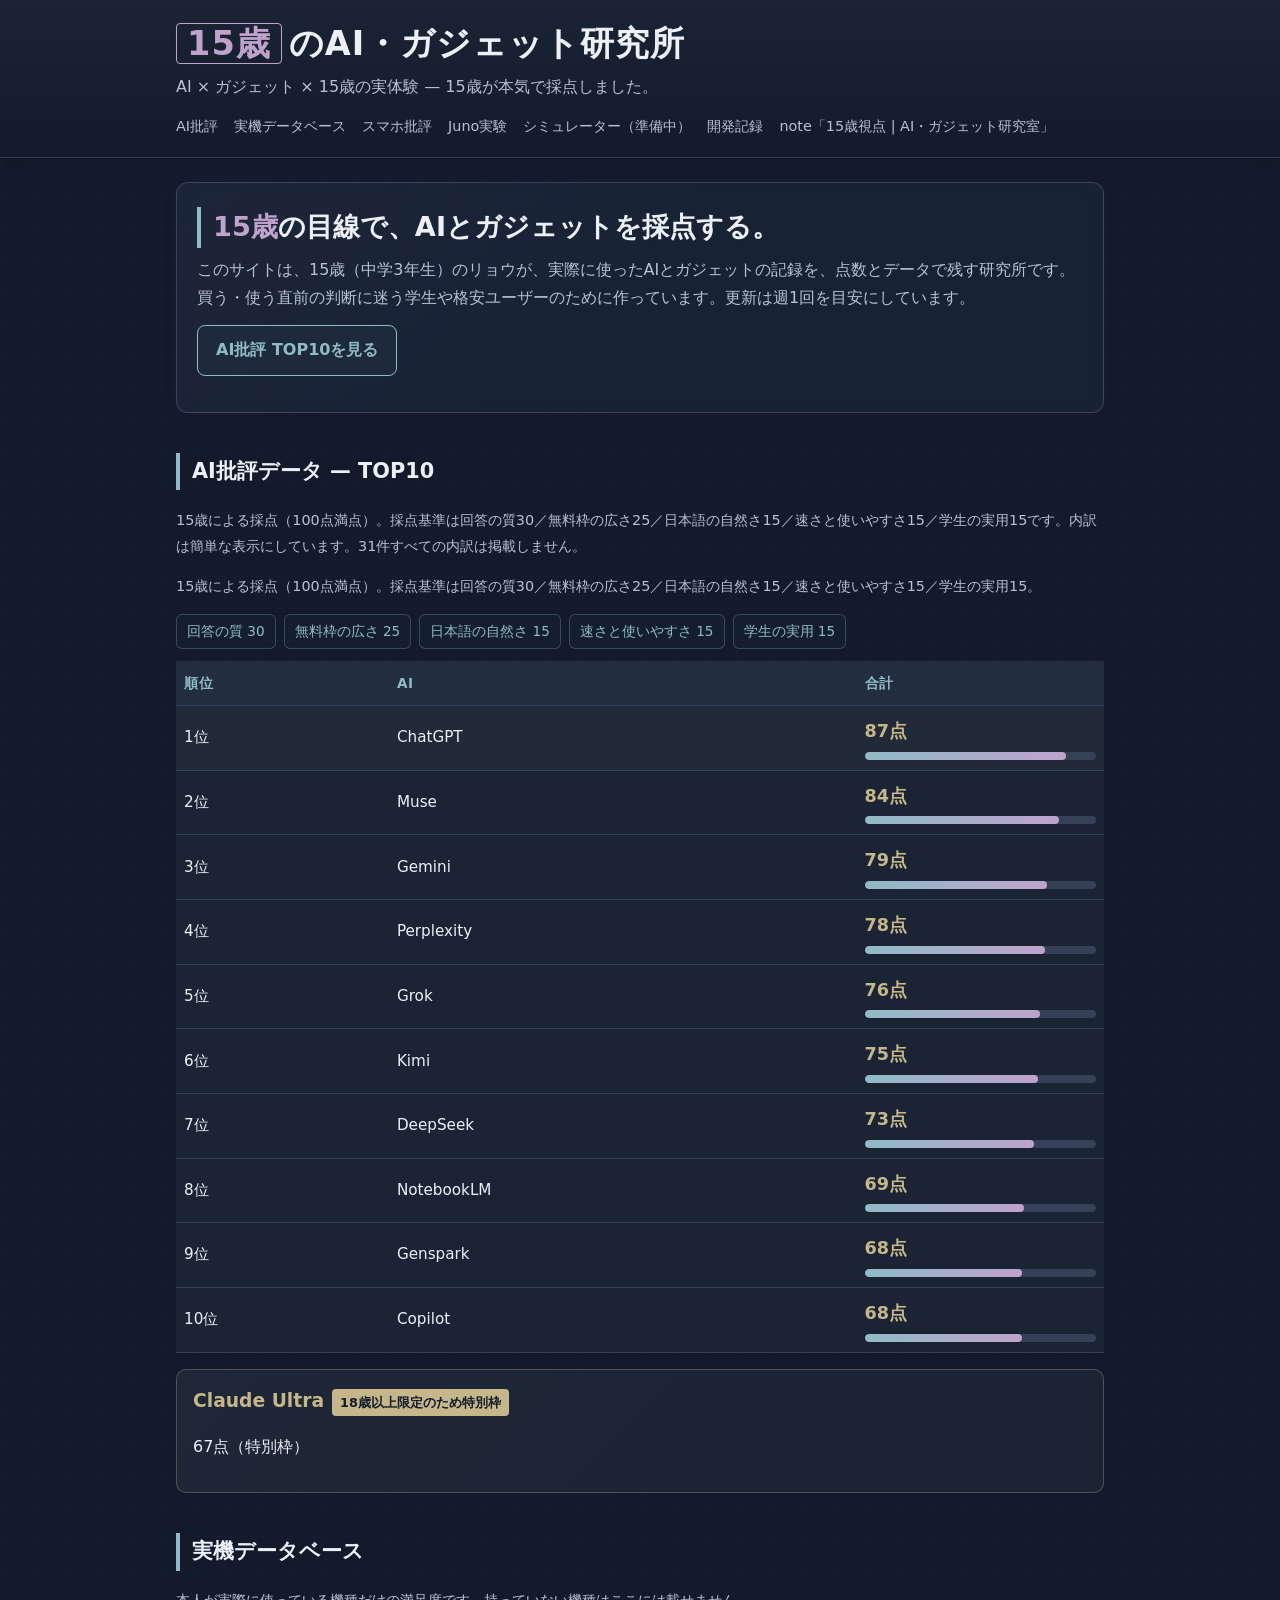
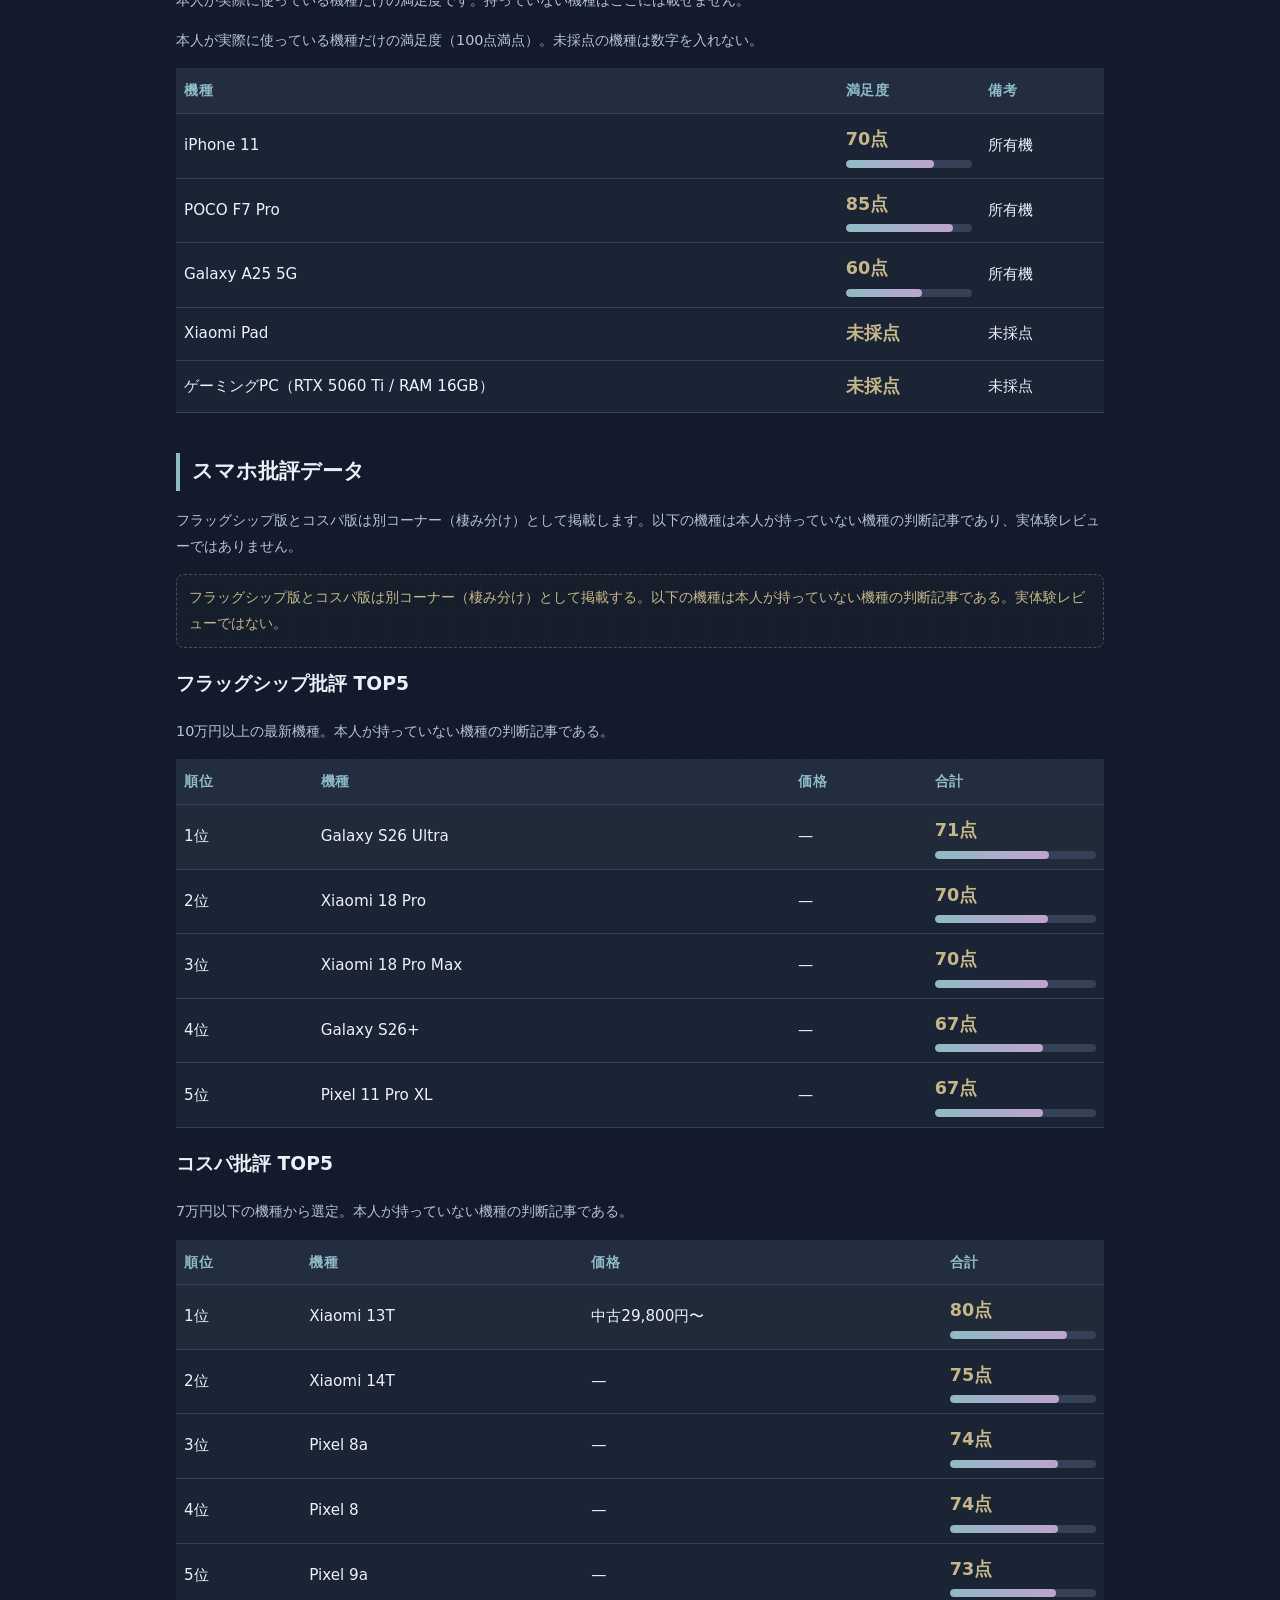
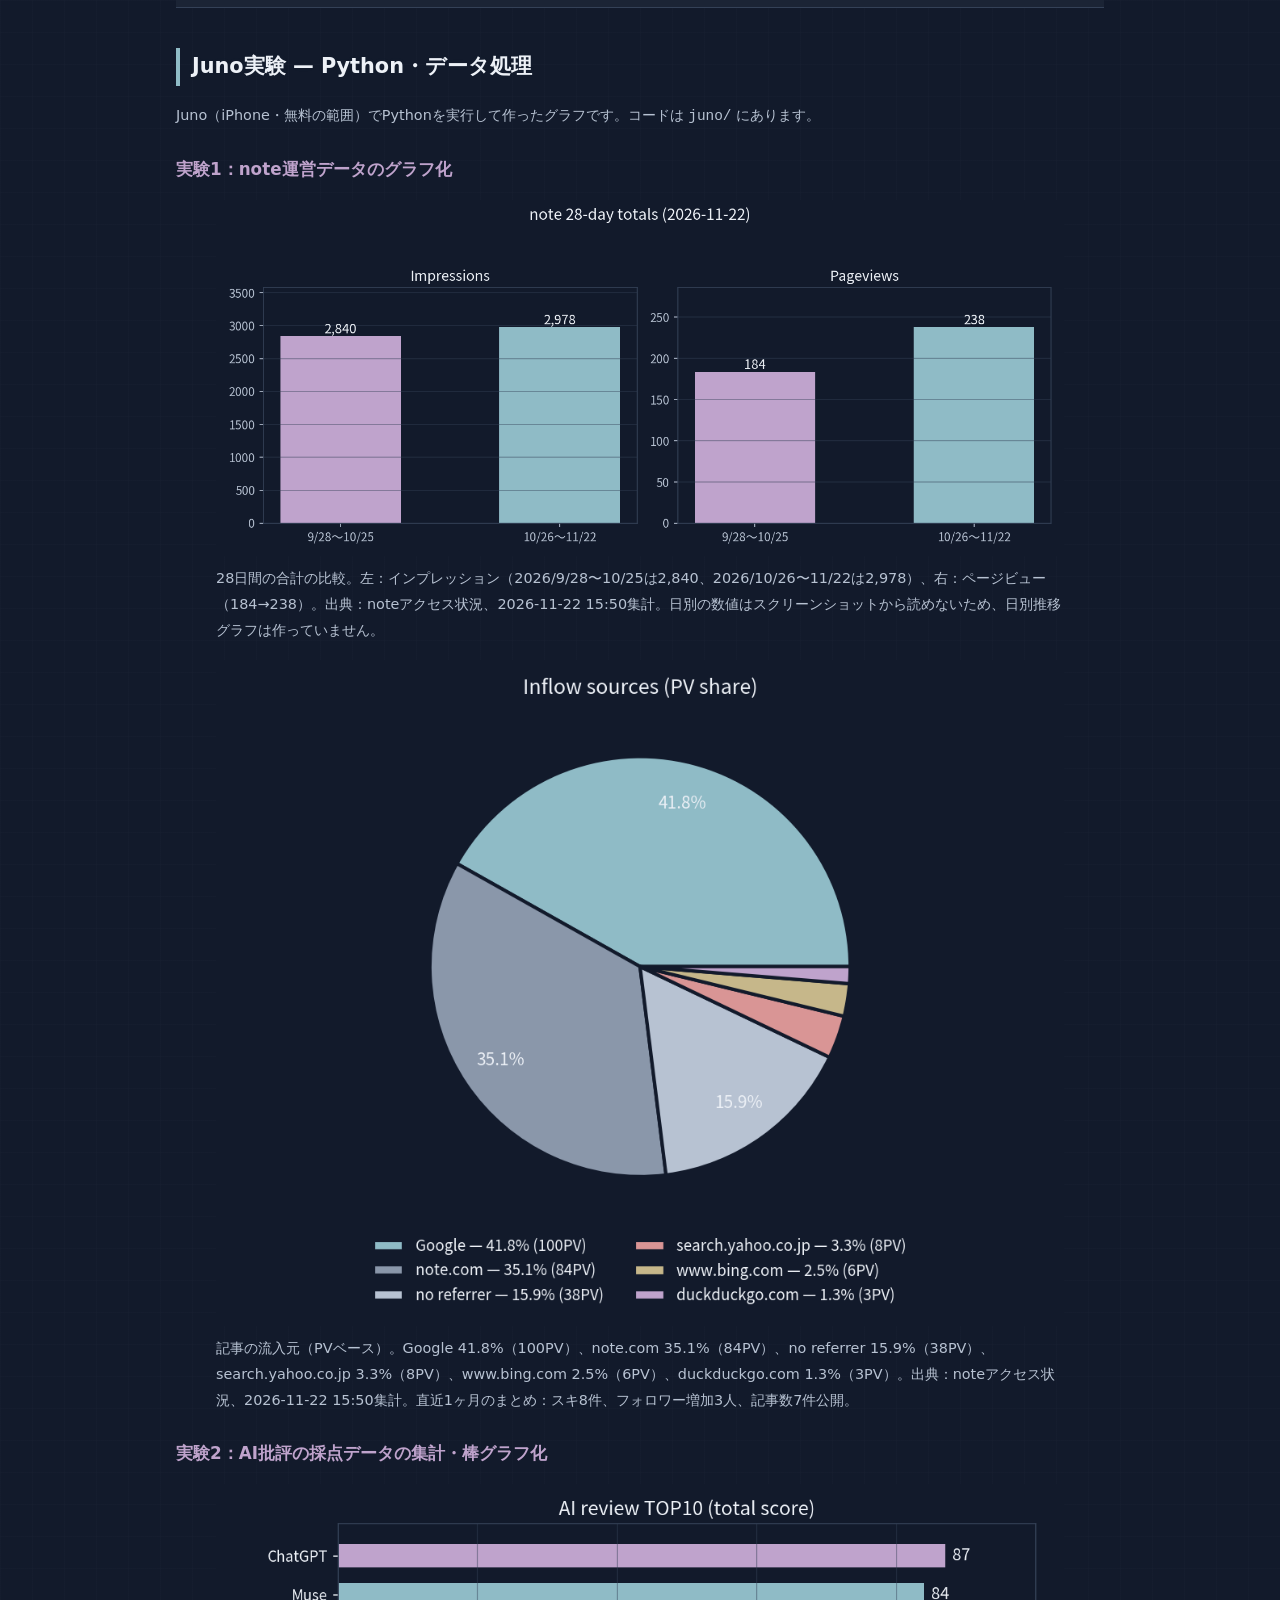
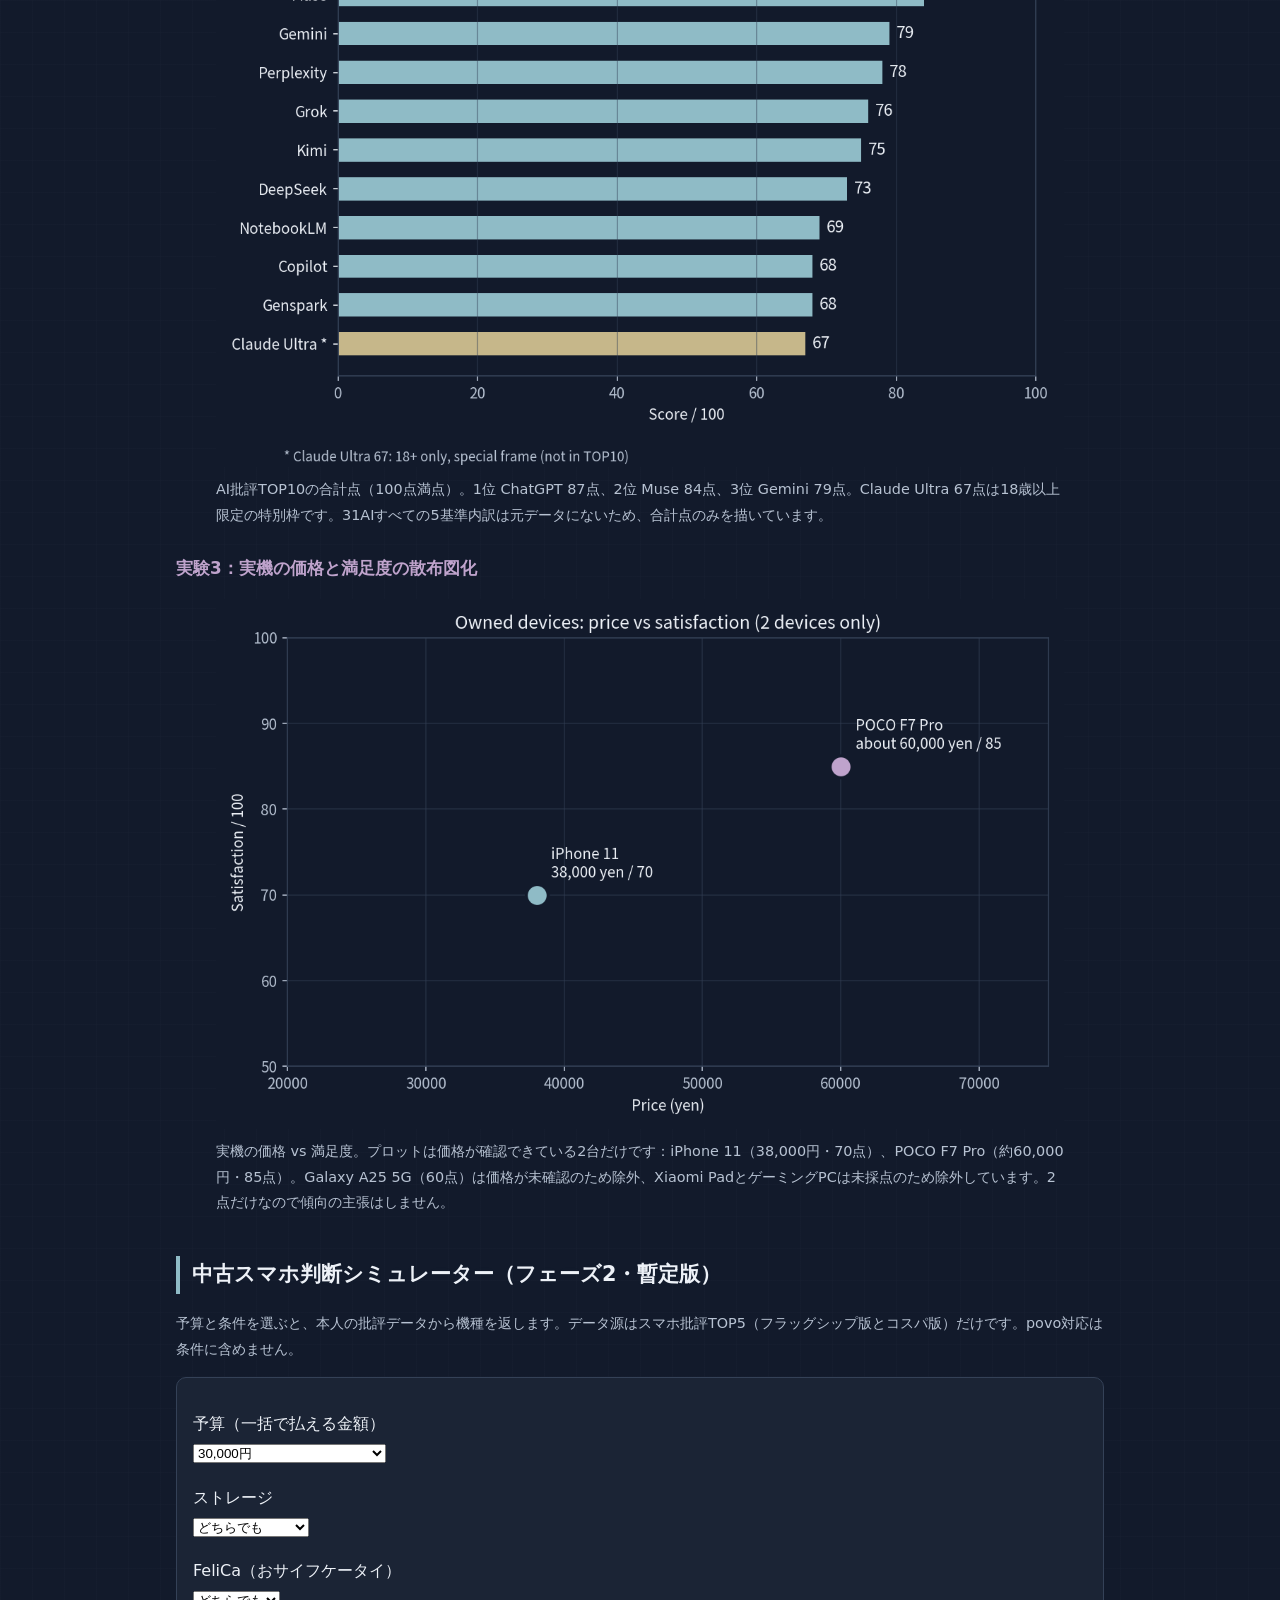
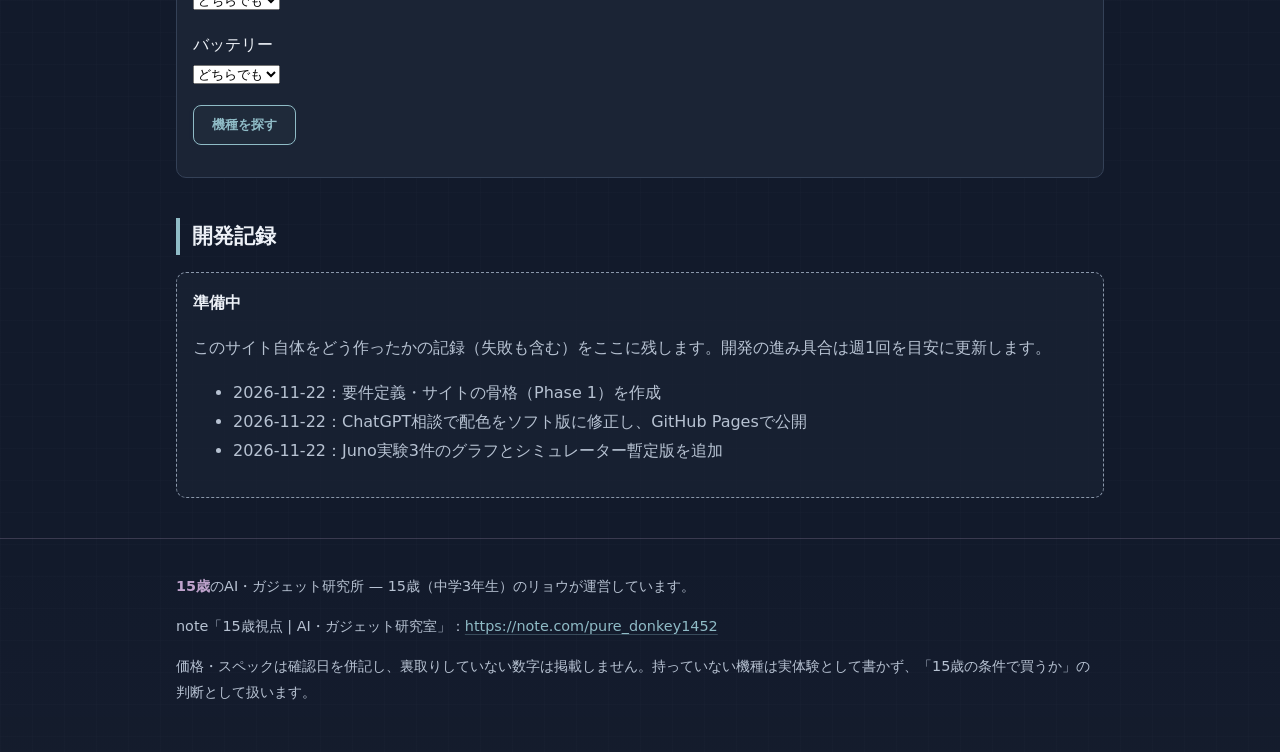
<file: index.html>
<!DOCTYPE html>
<html lang="ja">
<head>
<meta charset="utf-8">
<meta name="viewport" content="width=device-width, initial-scale=1">
<title>15歳のAI・ガジェット研究所</title>
<meta name="description" content="15歳（中学3年生）が、実際に使ったAIとガジェットの記録を点数とデータで残すWebサイト。AI批評TOP10、実機データベース、スマホ批評を掲載。">
<link rel="stylesheet" href="css/style.css">
</head>
<body>
<header class="site-header">
  <div class="wrap">
    <h1><span class="age">15歳</span>のAI・ガジェット研究所</h1>
    <p>AI × ガジェット × 15歳の実体験 — 15歳が本気で採点しました。</p>
    <nav class="site-nav" aria-label="サイト内リンク">
      <a href="#ai">AI批評</a>
      <a href="#devices">実機データベース</a>
      <a href="#phones">スマホ批評</a>
      <a href="#juno">Juno実験</a>
      <a href="#simulator">シミュレーター（準備中）</a>
      <a href="#log">開発記録</a>
      <a href="https://note.com/pure_donkey1452" target="_blank" rel="noopener">note「15歳視点 | AI・ガジェット研究室」</a>
    </nav>
  </div>
</header>

<main class="wrap">
  <section class="hero" aria-label="紹介">
    <h2><span class="age">15歳</span>の目線で、AIとガジェットを採点する。</h2>
    <p>このサイトは、15歳（中学3年生）のリョウが、実際に使ったAIとガジェットの記録を、点数とデータで残す研究所です。買う・使う直前の判断に迷う学生や格安ユーザーのために作っています。更新は週1回を目安にしています。</p>
    <p><a class="btn" href="#ai">AI批評 TOP10を見る</a></p>
  </section>

  <section id="ai" aria-label="AI批評">
    <h2>AI批評データ — TOP10</h2>
    <p class="note">15歳による採点（100点満点）。採点基準は回答の質30／無料枠の広さ25／日本語の自然さ15／速さと使いやすさ15／学生の実用15です。内訳は簡単な表示にしています。31件すべての内訳は掲載しません。</p>
    <div id="ai-ranking" data-loading><p class="note">読み込み中…</p></div>
  </section>

  <section id="devices" aria-label="実機データベース">
    <h2>実機データベース</h2>
    <p class="note">本人が実際に使っている機種だけの満足度です。持っていない機種はここには載せません。</p>
    <div id="device-list" data-loading><p class="note">読み込み中…</p></div>
  </section>

  <section id="phones" aria-label="スマホ批評">
    <h2>スマホ批評データ</h2>
    <p class="note">フラッグシップ版とコスパ版は別コーナー（棲み分け）として掲載します。以下の機種は本人が持っていない機種の判断記事であり、実体験レビューではありません。</p>
    <div id="phone-list" data-loading><p class="note">読み込み中…</p></div>
  </section>

  <section id="juno" aria-label="Juno実験">
    <h2>Juno実験 — Python・データ処理</h2>
    <p class="note">Juno（iPhone・無料の範囲）でPythonを実行して作ったグラフです。コードは <code>juno/</code> にあります。</p>
    <h3>実験1：note運営データのグラフ化</h3>
    <figure>
      <img src="data/chart-note-periods.png" alt="noteの28日間合計の比較。インプレッションは2,840から2,978に、ページビューは184から238に増えた" style="max-width:100%;height:auto">
      <figcaption class="note">28日間の合計の比較。左：インプレッション（2026/9/28〜10/25は2,840、2026/10/26〜11/22は2,978）、右：ページビュー（184→238）。出典：noteアクセス状況、2026-11-22 15:50集計。日別の数値はスクリーンショットから読めないため、日別推移グラフは作っていません。</figcaption>
    </figure>
    <figure>
      <img src="data/chart-note-inflow.png" alt="記事の流入元の円グラフ。Google 41.8%、note.com 35.1%、no referrer 15.9%" style="max-width:100%;height:auto">
      <figcaption class="note">記事の流入元（PVベース）。Google 41.8%（100PV）、note.com 35.1%（84PV）、no referrer 15.9%（38PV）、search.yahoo.co.jp 3.3%（8PV）、www.bing.com 2.5%（6PV）、duckduckgo.com 1.3%（3PV）。出典：noteアクセス状況、2026-11-22 15:50集計。直近1ヶ月のまとめ：スキ8件、フォロワー増加3人、記事数7件公開。</figcaption>
    </figure>
    <h3>実験2：AI批評の採点データの集計・棒グラフ化</h3>
    <figure>
      <img src="data/chart-ai-top10.png" alt="AI批評TOP10の横棒グラフ。1位 ChatGPT 87点、2位 Muse 84点、特別枠 Claude Ultra 67点" style="max-width:100%;height:auto">
      <figcaption class="note">AI批評TOP10の合計点（100点満点）。1位 ChatGPT 87点、2位 Muse 84点、3位 Gemini 79点。Claude Ultra 67点は18歳以上限定の特別枠です。31AIすべての5基準内訳は元データにないため、合計点のみを描いています。</figcaption>
    </figure>
    <h3>実験3：実機の価格と満足度の散布図化</h3>
    <figure>
      <img src="data/chart-devices.png" alt="実機の価格と満足度の散布図。iPhone 11は38,000円で70点、POCO F7 Proは約60,000円で85点" style="max-width:100%;height:auto">
      <figcaption class="note">実機の価格 vs 満足度。プロットは価格が確認できている2台だけです：iPhone 11（38,000円・70点）、POCO F7 Pro（約60,000円・85点）。Galaxy A25 5G（60点）は価格が未確認のため除外、Xiaomi PadとゲーミングPCは未採点のため除外しています。2点だけなので傾向の主張はしません。</figcaption>
    </figure>
  </section>

  <section id="simulator" aria-label="中古スマホ判断シミュレーター">
    <h2>中古スマホ判断シミュレーター（フェーズ2・暫定版）</h2>
    <p class="note">予算と条件を選ぶと、本人の批評データから機種を返します。データ源はスマホ批評TOP5（フラッグシップ版とコスパ版）だけです。povo対応は条件に含めません。</p>
    <div class="card">
      <p><label for="sim-budget">予算（一括で払える金額）</label><br>
      <select id="sim-budget">
        <option value="3000">お小遣い1ヶ月分（3,000円）</option>
        <option value="10000">10,000円</option>
        <option value="30000" selected>30,000円</option>
        <option value="60000">60,000円</option>
        <option value="100000">100,000円〜</option>
      </select></p>
      <p><label for="sim-storage">ストレージ</label><br>
      <select id="sim-storage">
        <option value="any" selected>どちらでも</option>
        <option value="64GB">64GBで十分</option>
        <option value="128GB">128GBほしい</option>
        <option value="256GB">256GB〜ほしい</option>
      </select></p>
      <p><label for="sim-felica">FeliCa（おサイフケータイ）</label><br>
      <select id="sim-felica">
        <option value="any" selected>どちらでも</option>
        <option value="must">必須</option>
      </select></p>
      <p><label for="sim-battery">バッテリー</label><br>
      <select id="sim-battery">
        <option value="any" selected>どちらでも</option>
        <option value="important">重視する</option>
      </select></p>
      <p><button class="btn" id="sim-run" type="button">機種を探す</button></p>
    </div>
    <div id="sim-result" aria-live="polite"></div>
  </section>

  <section id="log" aria-label="開発記録">
    <h2>開発記録</h2>
    <div class="placeholder">
      <strong>準備中</strong>
      <p>このサイト自体をどう作ったかの記録（失敗も含む）をここに残します。開発の進み具合は週1回を目安に更新します。</p>
      <ul>
        <li>2026-11-22：要件定義・サイトの骨格（Phase 1）を作成</li>
        <li>2026-11-22：ChatGPT相談で配色をソフト版に修正し、GitHub Pagesで公開</li>
        <li>2026-11-22：Juno実験3件のグラフとシミュレーター暫定版を追加</li>
      </ul>
    </div>
  </section>
</main>

<footer class="site-footer">
  <div class="wrap">
    <p><span class="age">15歳</span>のAI・ガジェット研究所 — 15歳（中学3年生）のリョウが運営しています。</p>
    <p>note「15歳視点 | AI・ガジェット研究室」：<a href="https://note.com/pure_donkey1452" target="_blank" rel="noopener">https://note.com/pure_donkey1452</a></p>
    <p>価格・スペックは確認日を併記し、裏取りしていない数字は掲載しません。持っていない機種は実体験として書かず、「15歳の条件で買うか」の判断として扱います。</p>
  </div>
</footer>

<script src="js/main.js"></script>
<script src="js/simulator.js"></script>
</body>
</html>
</file>
<file: css/style.css>
/* 15歳のAI・ガジェット研究所 — Phase 1 skeleton
   Muted Cyberpunk / Soft Research Lab
   Mobile-first (スマホ6割・PC4割想定)
*/

/* ==============================
   Color System
============================== */
:root {
  /* Background */
  --bg: #121A2B;
  --bg2: #182235;
  --panel: #1B2435;
  --panel-hover: #222D40;

  /* Borders */
  --line: #344157;
  --line-accent: rgba(143, 187, 198, 0.20);

  /* Accent Colors */
  --neon-cyan: #8FBBC6;
  --neon-magenta: #BFA3CC;
  --neon-yellow: #C6B78A;

  /* Text */
  --text: #EDF1F7;
  --muted: #B7C2D2;
  --muted-dark: #8A97AA;

  /* Utility */
  --danger: #D99595;

  /* Glow */
  --glow-cyan: rgba(143, 187, 198, 0.045);
  --glow-magenta: rgba(191, 163, 204, 0.04);
  --glow-yellow: rgba(198, 183, 138, 0.04);
}

/* ==============================
   Base
============================== */
* {
  box-sizing: border-box;
}

html {
  scroll-behavior: smooth;
}

body {
  margin: 0;

  background-color: var(--bg);

  /* Extremely subtle research grid */
  background-image:
    linear-gradient(
      rgba(143, 187, 198, 0.018) 1px,
      transparent 1px
    ),
    linear-gradient(
      90deg,
      rgba(143, 187, 198, 0.018) 1px,
      transparent 1px
    );

  background-size: 32px 32px;

  color: var(--text);

  font-family:
    system-ui,
    -apple-system,
    "Hiragino Kaku Gothic ProN",
    "Noto Sans JP",
    sans-serif;

  line-height: 1.8;
}

a {
  color: var(--neon-cyan);
  text-decoration-color: rgba(143, 187, 198, 0.30);
  text-underline-offset: 3px;

  transition:
    color 0.2s ease,
    text-decoration-color 0.2s ease;
}

a:hover {
  color: #B4D5DC;
  text-decoration-color: currentColor;
}

a:focus-visible {
  outline: 2px solid var(--neon-cyan);
  outline-offset: 4px;
  border-radius: 2px;
}

.wrap {
  max-width: 960px;
  margin: 0 auto;
  padding: 0 16px;
}

/* ==============================
   Header
============================== */
.site-header {
  border-bottom: 1px solid var(--line-accent);

  background:
    linear-gradient(
      180deg,
      #1B2435,
      #121A2B
    );

  padding: 20px 0 16px;

  box-shadow:
    0 4px 16px rgba(0, 0, 0, 0.08);
}

.site-header h1 {
  margin: 0;

  font-size: 1.6rem;
  letter-spacing: 0.03em;
  line-height: 1.4;

  color: var(--text);

  text-shadow:
    0 0 8px rgba(143, 187, 198, 0.035);
}

/* 15歳のブランドカラー */
.site-header h1 .age {
  color: var(--neon-magenta);

  border: 1px solid var(--neon-magenta);

  padding: 0 0.3em;
  margin-right: 0.2em;

  border-radius: 4px;

  box-shadow:
    0 0 6px var(--glow-magenta);
}

.site-header p {
  margin: 6px 0 0;
  color: var(--muted);
}

.site-nav {
  display: flex;
  flex-wrap: wrap;

  gap: 8px 16px;
  margin-top: 12px;

  font-size: 0.9rem;
}

.site-nav a {
  text-decoration: none;
  border-bottom: 1px solid transparent;

  color: var(--muted);
}

.site-nav a:hover {
  color: var(--neon-cyan);
  border-bottom-color: var(--neon-cyan);
}

/* ==============================
   Hero
============================== */
.hero {
  margin: 24px 0;
  padding: 24px 20px;

  border: 1px solid rgba(191, 163, 204, 0.24);
  border-radius: 12px;

  background:
    linear-gradient(
      135deg,
      rgba(191, 163, 204, 0.025),
      transparent 50%
    ),
    var(--bg2);

  box-shadow:
    0 0 14px var(--glow-magenta),
    inset 0 0 24px rgba(143, 187, 198, 0.015);
}

.hero h2 {
  margin: 0 0 8px;
  font-size: 1.35rem;
  line-height: 1.5;
}

.hero h2 .age {
  color: var(--neon-magenta);

  text-shadow:
    0 0 8px rgba(191, 163, 204, 0.06);
}

.hero p {
  margin: 0 0 12px;
  color: var(--muted);
}

/* ==============================
   Buttons
============================== */
.btn {
  display: inline-block;

  padding: 10px 18px;

  border: 1px solid var(--neon-cyan);
  border-radius: 8px;

  color: var(--neon-cyan);
  background: rgba(143, 187, 198, 0.035);

  text-decoration: none;
  font-weight: bold;

  box-shadow:
    0 0 6px rgba(143, 187, 198, 0.04);

  transition:
    background 0.2s ease,
    color 0.2s ease,
    box-shadow 0.2s ease,
    transform 0.2s ease;
}

.btn:hover {
  background: var(--neon-cyan);
  color: var(--bg);

  box-shadow:
    0 0 10px rgba(143, 187, 198, 0.08);

  transform: translateY(-1px);
}

/* ==============================
   Sections
============================== */
section {
  margin: 40px 0;
}

section > h2 {
  font-size: 1.3rem;

  border-left: 4px solid var(--neon-cyan);
  padding-left: 12px;

  color: var(--text);

  text-shadow:
    0 0 6px rgba(143, 187, 198, 0.035);
}

section > h3 {
  font-size: 1.05rem;

  color: var(--neon-magenta);

  margin: 24px 0 8px;
}

.note {
  color: var(--muted);
  font-size: 0.9rem;
}

/* ==============================
   Disclaimer
============================== */
.disclaimer {
  border: 1px dashed rgba(198, 183, 138, 0.32);
  border-radius: 8px;

  padding: 10px 12px;

  color: var(--neon-yellow);
  background: rgba(198, 183, 138, 0.025);

  font-size: 0.9rem;
}

/* ==============================
   Tables
============================== */
table {
  width: 100%;
  border-collapse: collapse;

  margin: 12px 0;

  font-size: 0.95rem;

  background: var(--panel);
}

th,
td {
  padding: 10px 8px;

  border-bottom: 1px solid var(--line);

  text-align: left;
}

th {
  color: var(--neon-cyan);

  background: #222D40;

  font-size: 0.85rem;
  letter-spacing: 0.04em;
}

td {
  color: var(--text);
}

td.score {
  font-weight: bold;
  color: var(--neon-yellow);
  font-size: 1.1rem;
}

/* Top-ranked item */
tr.top1 td {
  background: rgba(198, 183, 138, 0.035);
}

tr.top1 td.score {
  color: var(--neon-yellow);
}

/* Score visualization */
.score-bar {
  height: 8px;

  background: var(--line);

  margin-top: 4px;

  border-radius: 999px;
  overflow: hidden;
}

.score-bar > span {
  display: block;
  height: 100%;

  background:
    linear-gradient(
      90deg,
      var(--neon-cyan),
      var(--neon-magenta)
    );

  border-radius: 999px;
}

/* ==============================
   Special Frame
============================== */
.special {
  border: 1px solid rgba(198, 183, 138, 0.30);
  border-radius: 10px;

  padding: 14px 16px;
  margin: 16px 0;

  background:
    linear-gradient(
      135deg,
      rgba(198, 183, 138, 0.025),
      transparent 65%
    ),
    var(--panel);
}

.special h3 {
  margin: 0 0 6px;
  color: var(--neon-yellow);
}

.special .tag {
  display: inline-block;

  background: var(--neon-yellow);
  color: var(--bg);

  font-weight: bold;
  font-size: 0.8rem;

  padding: 2px 8px;
  margin-left: 8px;

  border-radius: 4px;
}

/* ==============================
   Cards / Placeholders
============================== */
.card {
  border: 1px solid var(--line);
  border-radius: 10px;

  background: var(--panel);

  padding: 16px;
  margin: 12px 0;

  transition:
    border-color 0.2s ease,
    background 0.2s ease,
    box-shadow 0.2s ease;
}

.card:hover {
  background: var(--panel-hover);

  border-color: var(--line-accent);

  box-shadow:
    0 0 10px var(--glow-cyan);
}

.placeholder {
  border: 1px dashed var(--muted-dark);
  border-radius: 10px;

  color: var(--muted);

  background: rgba(27, 36, 53, 0.65);

  padding: 16px;
  margin: 12px 0;
}

.placeholder strong {
  color: var(--text);
}

/* ==============================
   Criteria Tags
============================== */
.criteria {
  display: flex;
  flex-wrap: wrap;

  gap: 8px;

  list-style: none;
  padding: 0;
  margin: 8px 0;
}

.criteria li {
  border: 1px solid rgba(143, 187, 198, 0.28);
  border-radius: 6px;

  background: rgba(143, 187, 198, 0.025);

  padding: 4px 10px;

  font-size: 0.85rem;

  color: var(--neon-cyan);
}

/* ==============================
   Footer
============================== */
.site-footer {
  border-top: 1px solid rgba(191, 163, 204, 0.22);

  padding: 20px 0 32px;

  color: var(--muted);
  font-size: 0.9rem;

  background:
    linear-gradient(
      180deg,
      transparent,
      rgba(191, 163, 204, 0.01)
    );
}

.site-footer .age {
  color: var(--neon-magenta);
  font-weight: bold;
}

/* ==============================
   Mobile Optimization
============================== */
@media (max-width: 719px) {
  body {
    background-size: 24px 24px;

    background-image:
      linear-gradient(
        rgba(143, 187, 198, 0.012) 1px,
        transparent 1px
      ),
      linear-gradient(
        90deg,
        rgba(143, 187, 198, 0.012) 1px,
        transparent 1px
      );
  }

  .site-header {
    padding: 16px 0 14px;
  }

  .site-header h1 {
    font-size: 1.4rem;
    line-height: 1.5;
  }

  .hero {
    padding: 20px 16px;
  }

  .hero h2 {
    font-size: 1.25rem;
  }

  .btn {
    padding: 12px 16px;
  }

  section {
    margin: 32px 0;
  }

  table {
    font-size: 0.9rem;
  }

  th,
  td {
    padding: 9px 7px;
  }
}

/* ==============================
   PC: 40%
   Wider layout, two columns
============================== */
@media (min-width: 720px) {
  .site-header h1 {
    font-size: 2.1rem;
  }

  .hero h2 {
    font-size: 1.7rem;
  }

  .two-col {
    display: grid;
    grid-template-columns: 1fr 1fr;
    gap: 24px;
  }
}

/* ==============================
   Reduced Motion
============================== */
@media (prefers-reduced-motion: reduce) {
  html {
    scroll-behavior: auto;
  }

  *,
  *::before,
  *::after {
    transition: none !important;
  }
}
</file>
